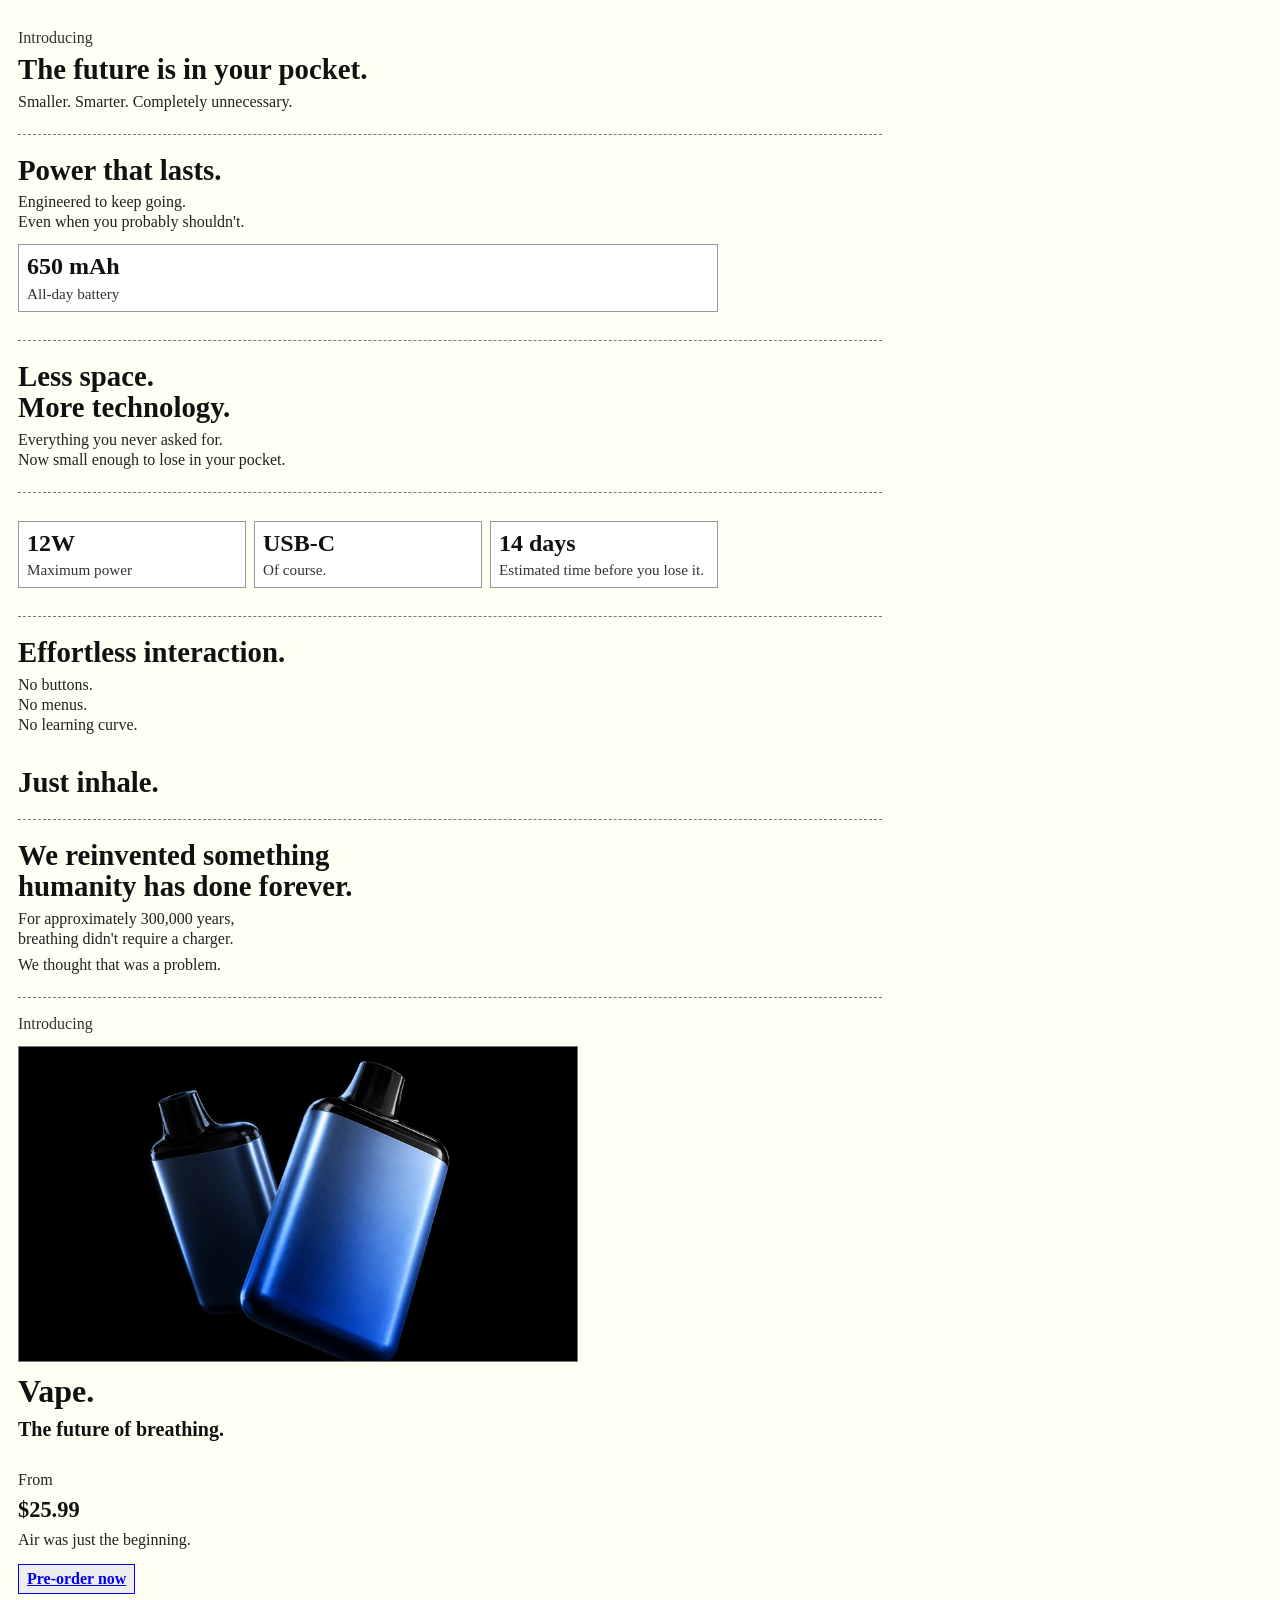
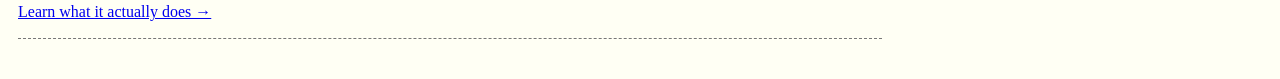
<file: index.html>
<!DOCTYPE html>
<html lang="en">
<head>
    <meta charset="UTF-8">
    <meta name="viewport" content="width=device-width, initial-scale=1.0">
    <meta http-equiv="refresh" content="0; url=week3_experiment_2.html">
    <title>Introducing Something New</title>
</head>
<body>
    <p><a href="week3_experiment_2.html">Open the product page</a></p>
</body>
</html>
</file>
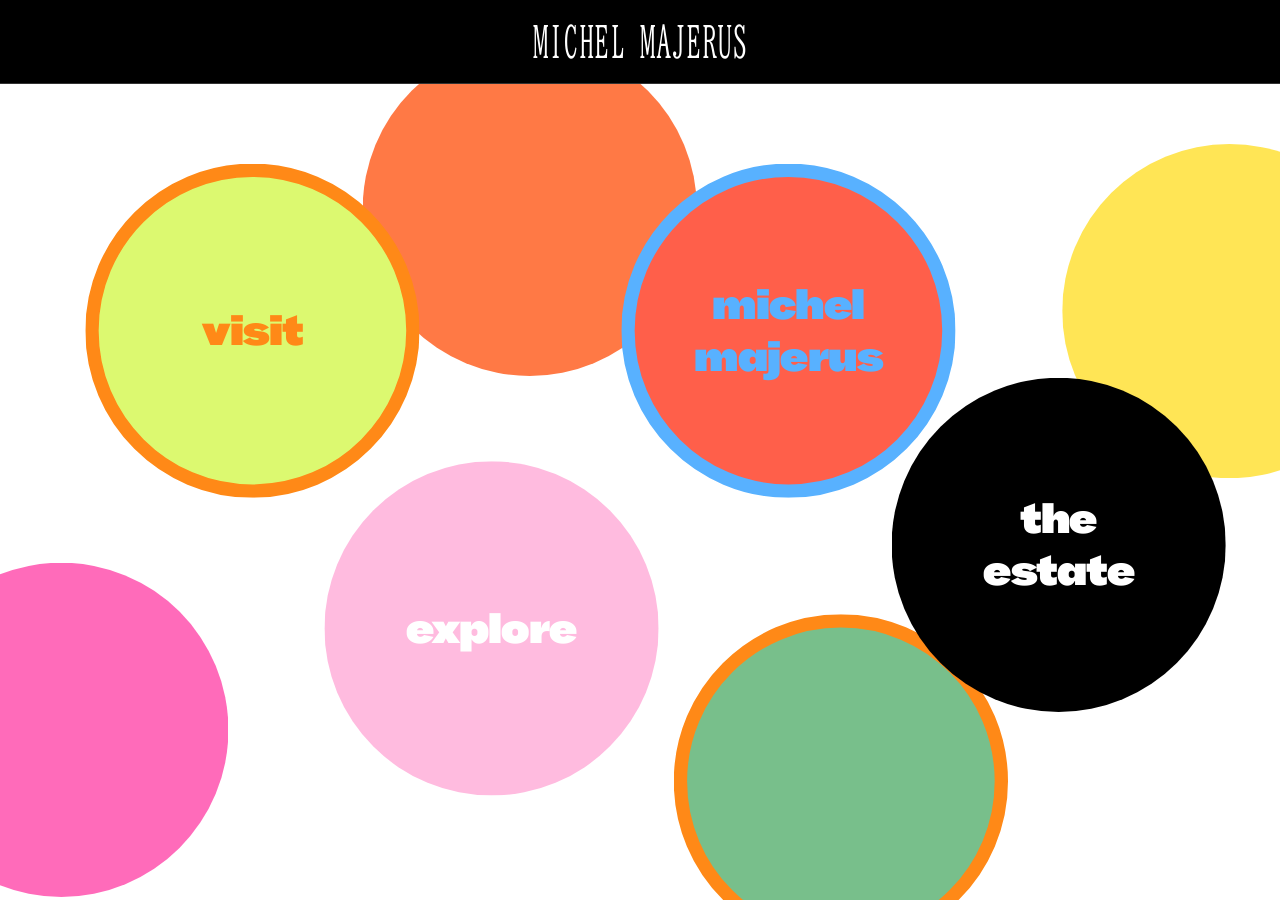
<file: michel-majerus/index.html>
<!doctype html>
<html lang="en">
  <head>
    <meta charset="utf-8">
    <meta name="viewport" content="width=device-width,initial-scale=1">

    <title>Michel Majerus — Estate</title>

    <meta
      name="description"
      content="Explore the work and legacy of Michel Majerus. Visit the artist’s former studio in Berlin."
    >

    <link rel="stylesheet" href="fonts.css">
    <link rel="stylesheet" href="style.css">
  </head>

  <body>
    <header>
      <a
        href="#home"
        id="home-link"
        aria-label="Michel Majerus — return home"
      >
        <span class="wordmark">MICHEL MAJERUS</span>
      </a>
    </header>

    <main>
      <section id="home" aria-label="Main navigation">
        <div id="stage">
          <div
            class="bubble decor-orange"
            style="--x: 408; --y: 47; --delay: -0.0s"
            aria-hidden="true"
          >
            <div class="float">
              <img src="assets/a2af6.svg" alt="">
            </div>
          </div>

          <button
            class="bubble michel"
            style="--x: 699; --y: 184; --delay: -1.7s"
            data-page="michel"
            aria-label="michel majerus"
          >
            <div class="float">
              <img src="assets/1a704.svg" alt="">
              <span>michel<br>majerus</span>
            </div>
          </button>

          <button
            class="bubble explore"
            style="--x: 365; --y: 519; --delay: -3.4s"
            data-page="explore"
            aria-label="explore"
          >
            <div class="float">
              <img src="assets/e5567.svg" alt="">
              <span>explore</span>
            </div>
          </button>

          <button
            class="bubble estate"
            style="--x: 1003; --y: 425; --delay: -5.1s"
            data-page="estate"
            aria-label="the estate"
          >
            <div class="float">
              <img src="assets/79c06.svg" alt="">
              <span>the<br>estate</span>
            </div>
          </button>

          <button
            class="bubble visit"
            style="--x: 96; --y: 184; --delay: -6.8s"
            data-page="visit"
            aria-label="visit"
          >
            <div class="float">
              <img src="assets/ed520.svg" alt="">
              <span>visit</span>
            </div>
          </button>

          <div
            class="bubble decor-green"
            style="--x: 758; --y: 691; --delay: -8.5s"
            aria-hidden="true"
          >
            <div class="float">
              <img src="assets/51698.svg" alt="">
            </div>
          </div>

          <div
            class="bubble decor-yellow"
            style="--x: 1195; --y: 162; --delay: -10.2s"
            aria-hidden="true"
          >
            <div class="float">
              <img src="assets/d7f62.svg" alt="">
            </div>
          </div>

          <div
            class="bubble decor-pink"
            style="--x: -119; --y: 633; --delay: -11.9s"
            aria-hidden="true"
          >
            <div class="float">
              <img src="assets/a357e.svg" alt="">
            </div>
          </div>
        </div>
      </section>

      <section id="visit" class="page" hidden aria-label="Visit">
        <div class="visit-content">
          <img
            class="feature"
            src="assets/c91d4.png"
            alt="TRON exhibition at the Michel Majerus Estate in Berlin"
          >

          <p>Knaackstrasse 12 | 10405 Berlin</p>

          <p>
            Open Saturdays 11 – 6 pm, and by appointment. Please contact us at
            <a href="mailto:info@michelmajerus.com">info@michelmajerus.com</a>.
            <br>
            Please note that we will be closed on Saturday, October 3rd in
            observance of German Unity Day.
          </p>
        </div>
      </section>

      <section
        id="michel"
        class="page"
        hidden
        aria-label="Michel Majerus"
      >
        <div class="artist-content">
          <img
            class="feature"
            src="assets/15704.png"
            alt="Michel Majerus speaking into a microphone"
          >

          <p>
            Michel Majerus (1967–2002) was a Luxembourgish artist whose work
            brought painting into conversation with the images and technologies
            of contemporary life. Drawing on sources ranging from art history
            and popular culture to video games and digital media, he developed
            a vivid visual language of layered imagery, shifting scale, and
            exuberant color.
          </p>

          <p>
            Majerus’s paintings and installations often combine gestural marks,
            text, logos, and borrowed images. Rather than treating these elements
            as separate, he brought them together in expansive compositions that
            reflect the speed and density of the image-saturated world around
            him. His work engages the history of painting while continually
            testing its boundaries across canvas, architecture, and digital
            space.
          </p>

          <p>
            He studied at the Staatliche Akademie der Bildenden Künste in
            Stuttgart and emerged as a distinctive voice in contemporary art
            during the 1990s. His work has since been presented internationally
            and remains influential for its restless energy and its open,
            exploratory approach to painting.
          </p>

          <p>
            Michel Majerus died in a plane crash in Luxembourg in 2002, aged 35.
            The estate preserves and supports access to his work and legacy.
          </p>
        </div>
      </section>

      <section
        id="estate"
        class="page"
        hidden
        aria-label="The Estate"
      >
        <div class="estate-content">
          <p>
            The&nbsp;Michel Majerus Estate, housed in the artist’s former studio,
            is dedicated to researching, presenting, and contextualizing the
            work of Michel Majerus (1967–2002), and preserving the cultural
            legacy of an extensive oeuvre created during a short period that
            began in the late 1980s. In this time, he developed a distinctive
            visual language that freely drew upon subcultures, mass media,
            nascent digital technologies and a wide array of art-historical
            sources, reintegrating their components into his compositions and
            installations. Since 2012, the Michel Majerus Estate has invited
            guest curators, scholars and artists to engage with Majerus’s
            practice through exhibitions and projects staged at the Estate.
            Previous collaborators include Brigitte Franzen, Fabian Schöneich,
            Joseph Kosuth, Peter Pakesch, Jordan Wolfson, and Cory Arcangel.
          </p>

          <p>
            For further information please contact the Michel Majerus Estate:
            <br>
            <br>
          </p>

          <p>info@michelmajerus.com</p>

          <p>Press inquiries:</p>

          <p>
            <br>
            press@michelmajerus.com
            <br>
            +49 30 47377300
          </p>
        </div>
      </section>

      <section id="explore" class="page" hidden aria-label="Explore">
        <h1>(selected works)</h1>

        <div class="gallery">
          <button
            class="work"
            aria-label="View Ohne Titel (1993)"
            data-image="76603.png"
            data-title="Ohne Titel (1993)"
          >
            <div style="transform: rotate(0deg)">
              <img
                src="assets/76603.png"
                alt="Ohne Titel (1993)"
                style="width: 146.29%; height: 100%; left: -23.14%; top: 0"
              >
            </div>
          </button>

          <button
            class="work"
            aria-label="View New Comer"
            data-image="ce338.png"
            data-title="New Comer"
          >
            <div style="transform: rotate(0deg)">
              <img
                src="assets/ce338.png"
                alt="New Comer"
                style="width: 107.67%; height: 108%; left: -3.83%; top: -4%"
              >
            </div>
          </button>

          <button
            class="work"
            aria-label="View Selected work"
            data-image="341de.png"
            data-title="Selected work"
          >
            <div style="transform: rotate(90deg)">
              <img
                src="assets/341de.png"
                alt="Selected work"
                style="width: 103.49%; height: 104%; left: -1.74%; top: -2%"
              >
            </div>
          </button>

          <button
            class="work"
            aria-label="View Running in Cycles (2001)"
            data-image="c5c3e.png"
            data-title="Running in Cycles (2001)"
          >
            <div style="transform: rotate(0deg)">
              <img
                src="assets/c5c3e.png"
                alt="Running in Cycles (2001)"
                style="width: 163%; height: 109.16%; left: -31.5%; top: -4.58%"
              >
            </div>
          </button>

          <button
            class="work"
            aria-label="View Ohne Titel (2000)"
            data-image="1d291.png"
            data-title="Ohne Titel (2000)"
          >
            <div style="transform: rotate(0deg)">
              <img
                src="assets/1d291.png"
                alt="Ohne Titel (2000)"
                style="width: 109.81%; height: 100%; left: -4.9%; top: 0"
              >
            </div>
          </button>

          <button
            class="work"
            aria-label="View Splash"
            data-image="594f4.png"
            data-title="Splash"
          >
            <div style="transform: rotate(0deg)">
              <img
                src="assets/594f4.png"
                alt="Splash"
                style="width: 153%; height: 108.18%; left: -26.5%; top: -4.09%"
              >
            </div>
          </button>

          <button
            class="work"
            aria-label="View Gold"
            data-image="41a35.png"
            data-title="Gold"
          >
            <div style="transform: rotate(0deg)">
              <img
                src="assets/41a35.png"
                alt="Gold"
                style="width: 132%; height: 132%; left: -16%; top: -16%"
              >
            </div>
          </button>

          <button
            class="work"
            aria-label="View Selected work"
            data-image="853cc.png"
            data-title="Selected work"
          >
            <div style="transform: rotate(0deg)">
              <img
                src="assets/853cc.png"
                alt="Selected work"
                style="width: 200%; height: 112.53%; left: -50%; top: -6.27%"
              >
            </div>
          </button>

          <button
            class="work"
            aria-label="View Overdose (1997)"
            data-image="f9ce3.png"
            data-title="Overdose (1997)"
          >
            <div style="transform: rotate(0deg)">
              <img
                src="assets/f9ce3.png"
                alt="Overdose (1997)"
                style="width: 181%; height: 135.75%; left: -55.66%; top: -11.7%"
              >
            </div>
          </button>
        </div>

        <div class="accordions">
          <details>
            <summary>
              Current Exhibition
              <img src="assets/b1fb1.svg" alt="">
            </summary>

            <div class="exhibition">
              <div>
                <img
                  class="feature"
                  src="assets/db20b.png"
                  alt="TRON installation view"
                >

                <p>TRON</p>

                <p>
                  curated by Daniel Birnbaum &amp; Jacqui Davies
                  <br>
                  May 2, 2026 – March 21, 2027
                </p>
              </div>

              <div>
                <br>

                <p>
                  curated by Daniel Birnbaum &amp; Jacqui Davies
                  <br>
                  May 2, 2026 – March 21, 2027
                </p>

                <p>
                  Over the years, through its repeated appearances in film,
                  hacker culture, gaming, and digital finance, the name TRON
                  has accumulated a notable cultural and aesthetic charge.
                  The new exhibition at the Michel Majerus Estate presents
                  ten works from Michel Majerus’s distinctive eponymous series
                  (1999), marking the first large-scale presentation since
                  they debuted in the exhibition&nbsp;as soon as possible&nbsp;at
                  Gió Marconi Gallery in Milan nearly three decades ago.
                  A collaborative project by Daniel Birnbaum and Jacqui Davies,
                  the exhibition TRON constructs a speculative environment in
                  which cinematic interventions become a framework for a
                  layered reading of Michel Majerus’s work.
                </p>

                <p>
                  Two video collages by Jacqui Davies introduce a moving image
                  dimension that extends and complicates the visual field,
                  reinforced by a reflective wall. The artist’s former studio
                  is transformed into a spatial index of the network of
                  references underlying the&nbsp;Tron&nbsp;works.
                  <br>
                  <br>
                  The large monochrome color fields of the&nbsp;Tron&nbsp;works
                  are painted directly onto the wall in bright hues drawn from
                  the Pantone palette. In the upper right corner of each, a
                  silkscreen print is mounted, juxtaposing a promotional image
                  from the Disney film TRON (1982) with a cropped portrait of
                  the Berlin hacker Boris Floricic, who used the pseudonym
                  TRON. The sequential numbering in the titles of the works,
                  the Pantone color codes and the serially produced screen
                  prints evoke technical manufacturing processes that, in
                  combination with the abstract color fields, challenge the
                  conventional notion of painting. At the same time, the
                  motifs evoke tech subcultures, cinematic imagination, digital
                  gaming worlds, and their grounding in reality. The serial
                  conception and the spatially expansive installation generate
                  a dense field of tension in which references circulate as
                  a distinct and processual material.
                  <br>
                  <br>
                  Majerus’s artistic practice has long been a point of inquiry
                  for Daniel Birnbaum: From his early review of Majerus’s
                  exhibition&nbsp;Space Safari&nbsp;1997&nbsp;at Anders Tornberg
                  Gallery in Stockholm, to their 2002 collaboration
                  on&nbsp;Sozialpalast, the site-specific installation that
                  temporarily covered Berlin’s Brandenburg Gate with the image
                  of Schöneberg’s Pallasseum housing complex, Birnbaum situated
                  Majerus’s practice within the “expanded field” of painting,
                  where it operates simultaneously as painting, installation,
                  sculpture, and architecture.
                  <br>
                  <br>
                  The exhibition TRON highlights moving image, gaming, and
                  digital systems as further integral aspects of Majerus’s
                  artistic logic. TRON offers a multidimensional experience
                  which opens the artist’s practice to new dialogues,
                  presenting the works as points of convergence for cultural,
                  temporal, visual, theoretical and affective narratives.
                  <br>
                  <br>
                  On the occasion of Gallery Weekend Berlin, an English
                  language curatorial tour with Daniel Birnbaum and Jacqui
                  Davies will accompany the exhibition on May 2 at 11 am,
                  no registration required, but space is limited.
                </p>
              </div>
            </div>
          </details>

          <details>
            <summary>
              Events/Tours
              <img src="assets/b1fb1.svg" alt="">
            </summary>

            <div class="detail-copy">
              <p>
                On the occasion of Gallery Weekend Berlin, an English language
                curatorial tour with Daniel Birnbaum and Jacqui Davies
                accompanies the exhibition on May 2 at 11 am.
                No registration required; space is limited.
              </p>

              <p>
                For appointments, contact
                <a href="mailto:info@michelmajerus.com">info@michelmajerus.com</a>.
              </p>
            </div>
          </details>

          <details>
            <summary>
              Publications
              <img src="assets/417e7.svg" alt="">
            </summary>

            <div class="detail-copy">
              <p>
                For information about publications, please contact the
                Michel Majerus Estate.
              </p>

              <a href="mailto:info@michelmajerus.com">
                info@michelmajerus.com
              </a>
            </div>
          </details>
        </div>
      </section>
    </main>

    <div id="transition" aria-hidden="true"></div>

    <dialog id="art-dialog">
      <button id="close-art" aria-label="Close artwork">
        <img src="assets/b1fb1.svg" alt="">
      </button>

      <figure>
        <img id="art-image" alt="">
        <figcaption id="art-caption"></figcaption>
      </figure>
    </dialog>

    <script src="app.js"></script>
  </body>
</html>
</file>
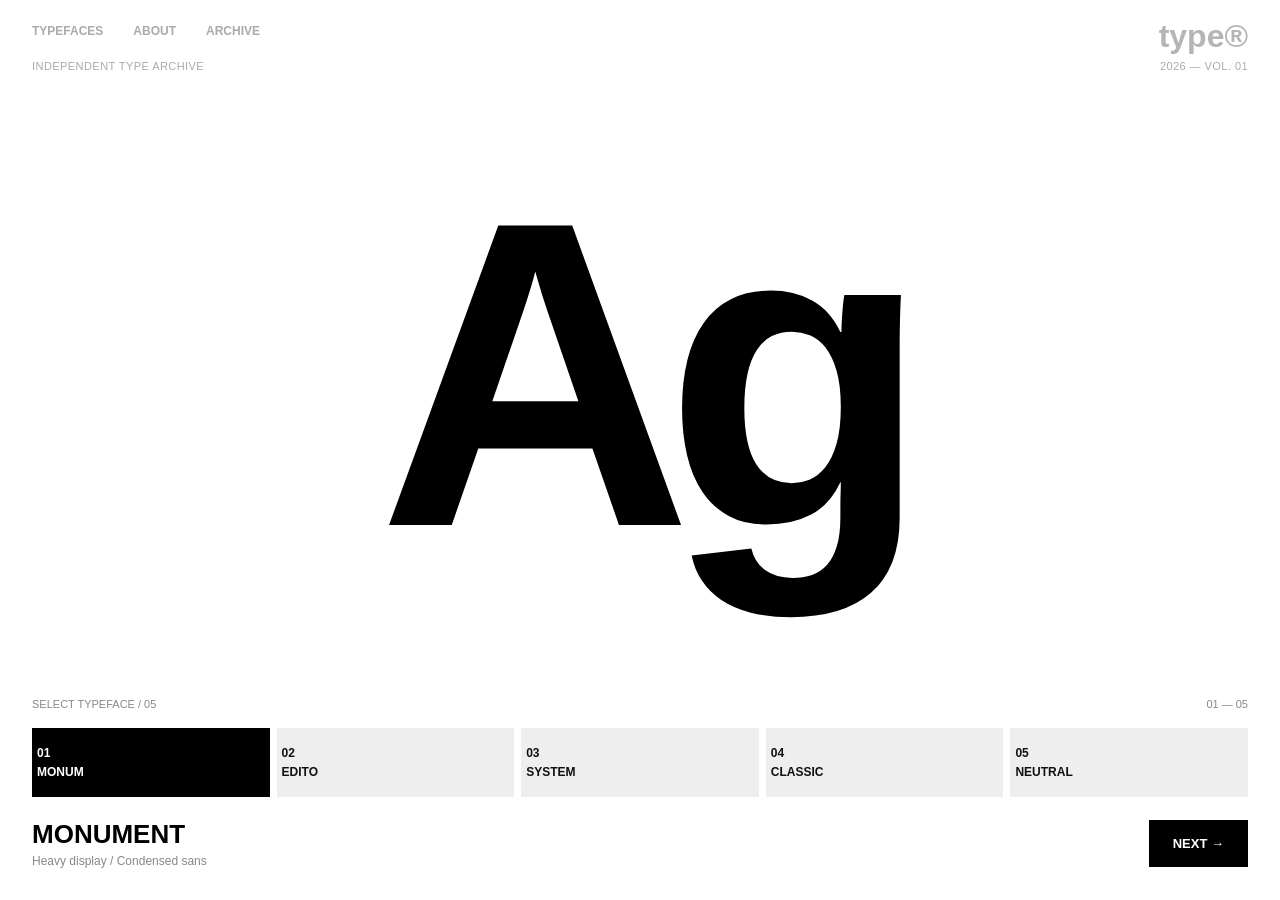
<file: typeface-archive-week-08/index.html>
<!DOCTYPE html>
<html lang="en">
<head>
  <meta charset="UTF-8">
  <meta name="viewport" content="width=device-width, initial-scale=1">
  <title>Type Archive</title>
  <link rel="stylesheet" href="style.css">
</head>

<body>
  <main class="archive">

    <header>
      <nav>
        <span>TYPEFACES</span>
        <span>ABOUT</span>
        <span>ARCHIVE</span>
      </nav>

      <div class="logo">type®</div>

      <div class="sub">
        <span>INDEPENDENT TYPE ARCHIVE</span>
        <span>2026 — VOL. 01</span>
      </div>
    </header>

    <section class="specimen" aria-label="Typeface specimen">
      <div id="sample">Ag</div>
    </section>

    <section class="controls">

      <div class="meta">
        <span>SELECT TYPEFACE / 05</span>
        <span id="counter">01 — 05</span>
      </div>

      <div id="choices" class="choices"></div>

      <div class="footer">
        <div>
          <h1 id="font-name">MONUMENT</h1>
          <p id="description">Heavy display / Condensed sans</p>
        </div>

        <button id="next">NEXT →</button>
      </div>

    </section>

  </main>

  <script src="script.js"></script>
</body>
</html>
</file>
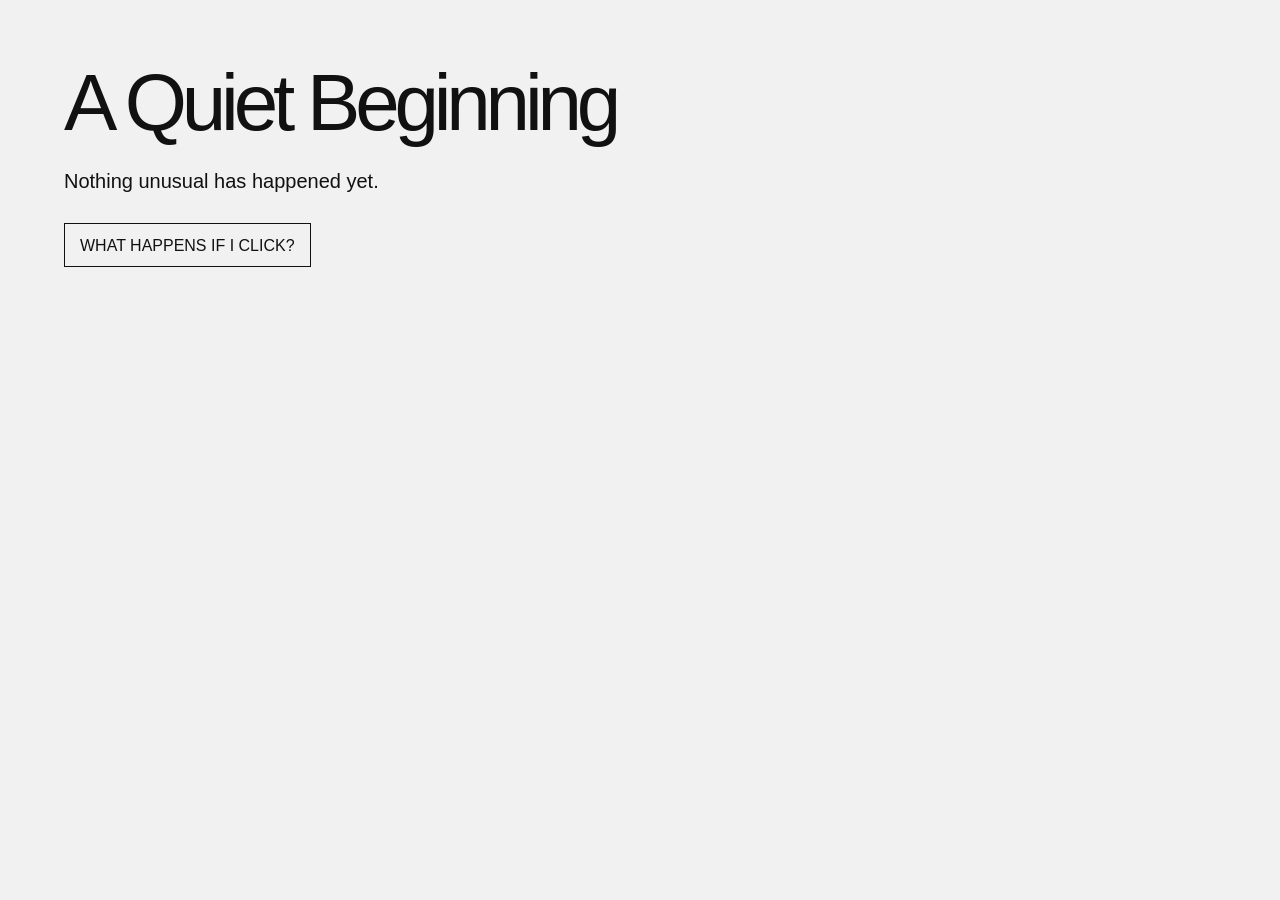
<file: week 07/index.html>
<!DOCTYPE html>
<html lang="en">
<head>
  <meta charset="UTF-8">
  <meta name="viewport" content="width=device-width, initial-scale=1.0">
  <title>A Small Secret</title>
  <link rel="stylesheet" href="style.css">
  <script src="script.js" defer></script>
</head>
<body>
  <main>
    <h1 id="title">A Quiet Beginning</h1>

    <p id="message">Nothing unusual has happened yet.</p>

    <button id="change-button" type="button">
      What happens if I click?
    </button>

    <p id="discovery" hidden></p>
  </main>
</body>
</html>
</file>
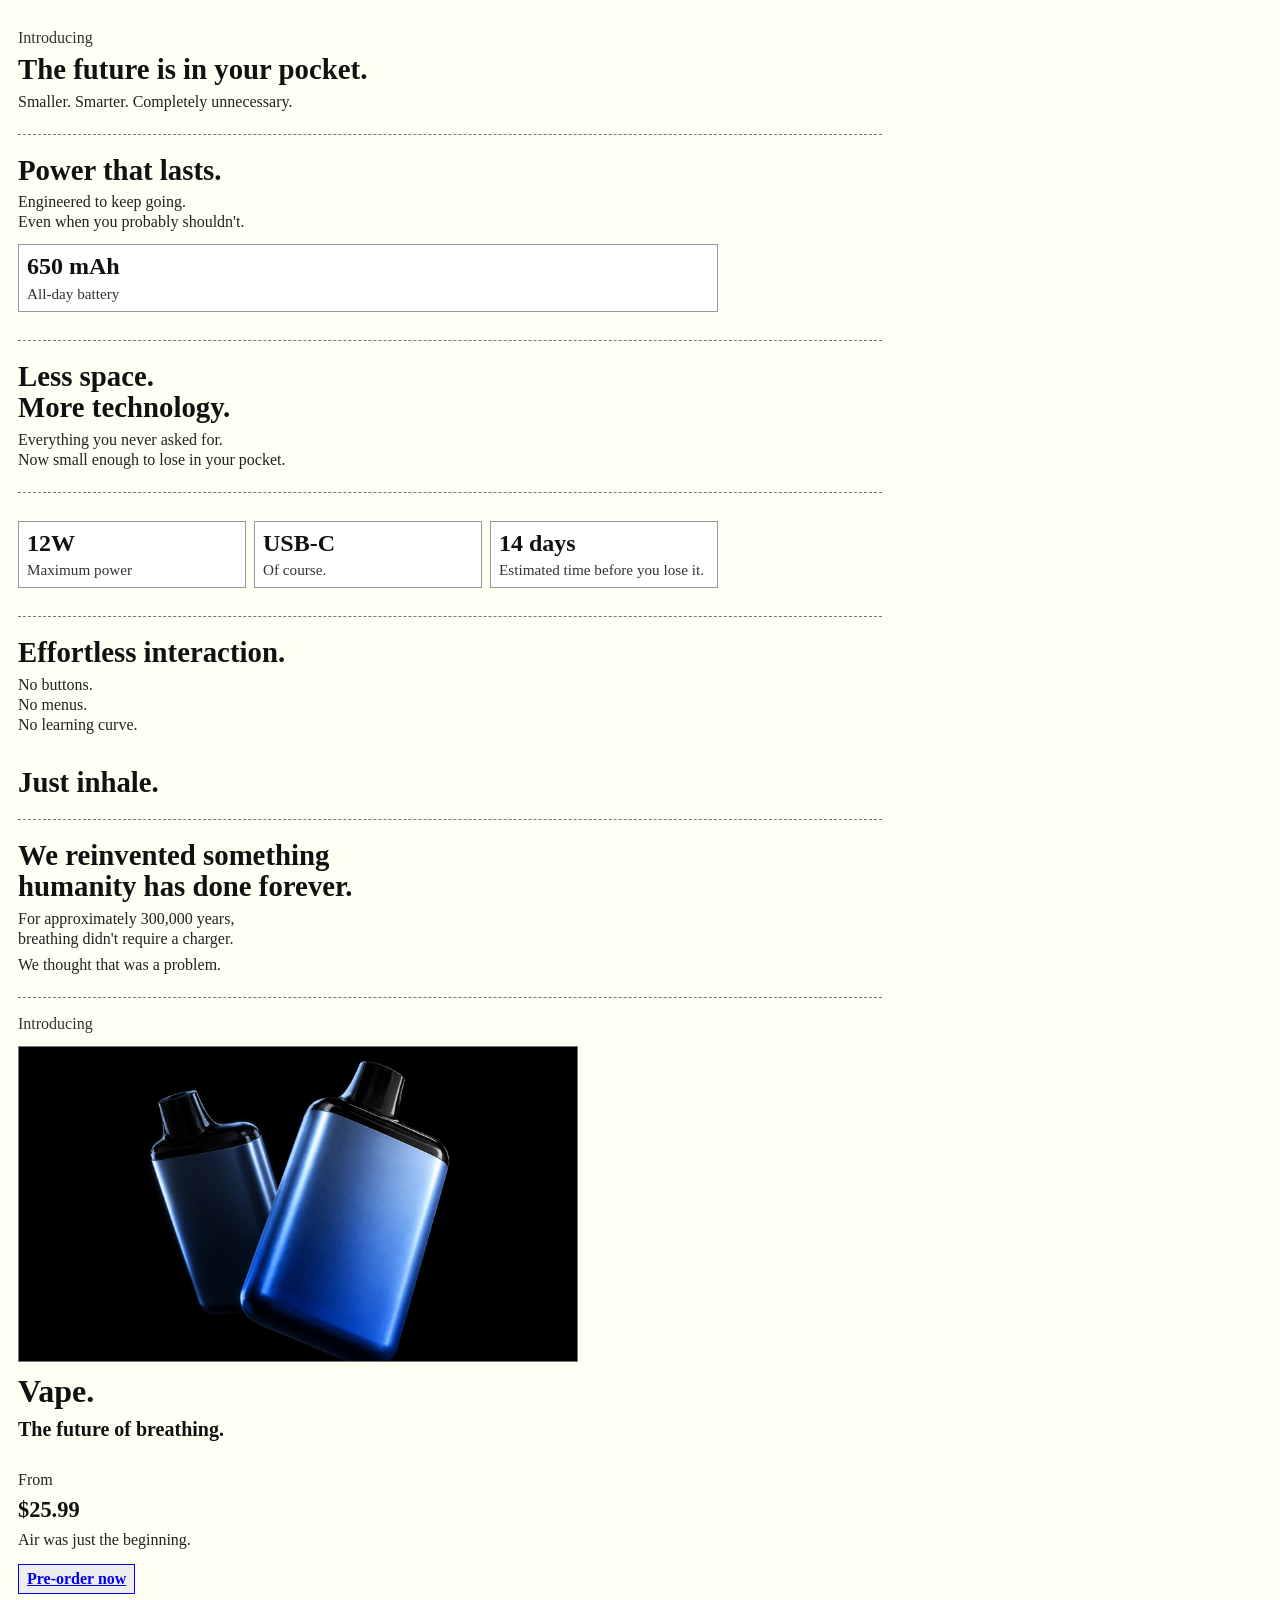
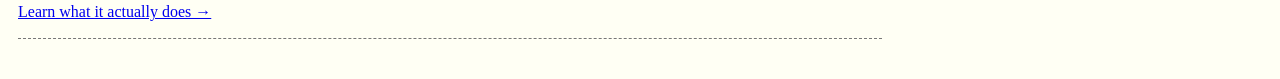
<file: week-03/index.html>
<!DOCTYPE html>
<html lang="en">
<head>
    <meta charset="UTF-8">
    <meta name="viewport" content="width=device-width, initial-scale=1.0">
    <meta http-equiv="refresh" content="0; url=week3_experiment_2.html">
    <title>Introducing Something New</title>
</head>
<body>
    <p><a href="week3_experiment_2.html">Open the product page</a></p>
</body>
</html>
</file>
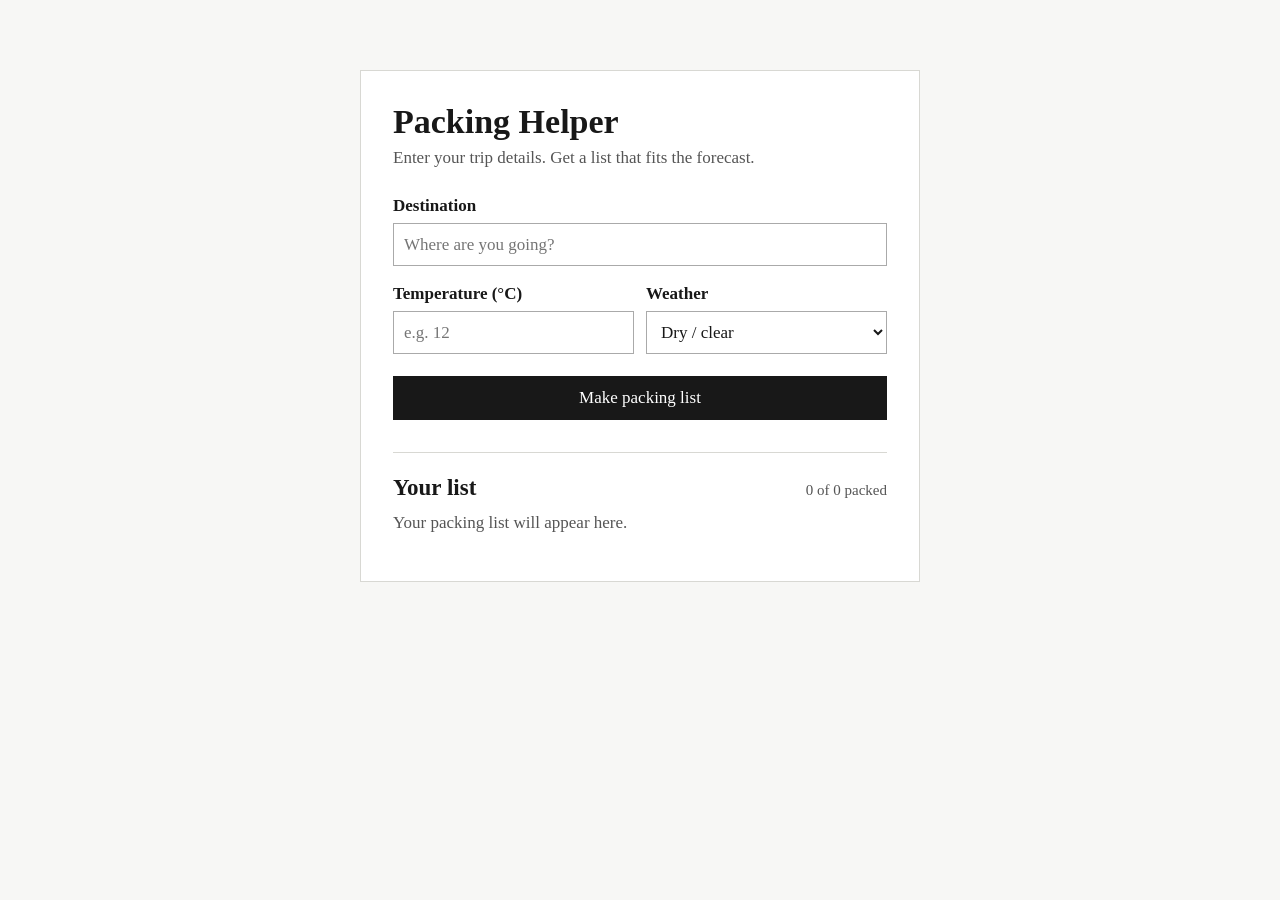
<file: week-09/index.html>
<!doctype html>
<html lang="en">
<head>
  <meta charset="utf-8">
  <meta name="viewport" content="width=device-width, initial-scale=1">
  <meta
    name="description"
    content="Make a short packing list for the weather at your destination."
  >
  <title>Packing Helper</title>
  <link rel="stylesheet" href="styles.css">
  <script src="script.js" defer></script>
</head>
<body>
  <main class="app">
    <header>
      <h1>Packing Helper</h1>
      <p>Enter your trip details. Get a list that fits the forecast.</p>
    </header>

    <form id="trip-form">
      <label for="destination">Destination</label>
      <input
        id="destination"
        type="text"
        placeholder="Where are you going?"
        maxlength="45"
        required
      >

      <div class="two-col">
        <div>
          <label for="temperature">Temperature (°C)</label>
          <input
            id="temperature"
            type="number"
            min="-50"
            max="60"
            placeholder="e.g. 12"
            required
          >
        </div>

        <div>
          <label for="weather">Weather</label>
          <select id="weather">
            <option value="dry">Dry / clear</option>
            <option value="rain">Rainy</option>
            <option value="snow">Snowy</option>
          </select>
        </div>
      </div>

      <button type="submit">Make packing list</button>
    </form>

    <section class="results" aria-labelledby="result-title">
      <div class="result-head">
        <h2 id="result-title">Your list</h2>
        <span id="progress" aria-live="polite">0 of 0 packed</span>
      </div>

      <p id="feedback" role="status" aria-live="polite">
        Your packing list will appear here.
      </p>

      <ul id="items"></ul>
    </section>
  </main>
</body>
</html>
</file>
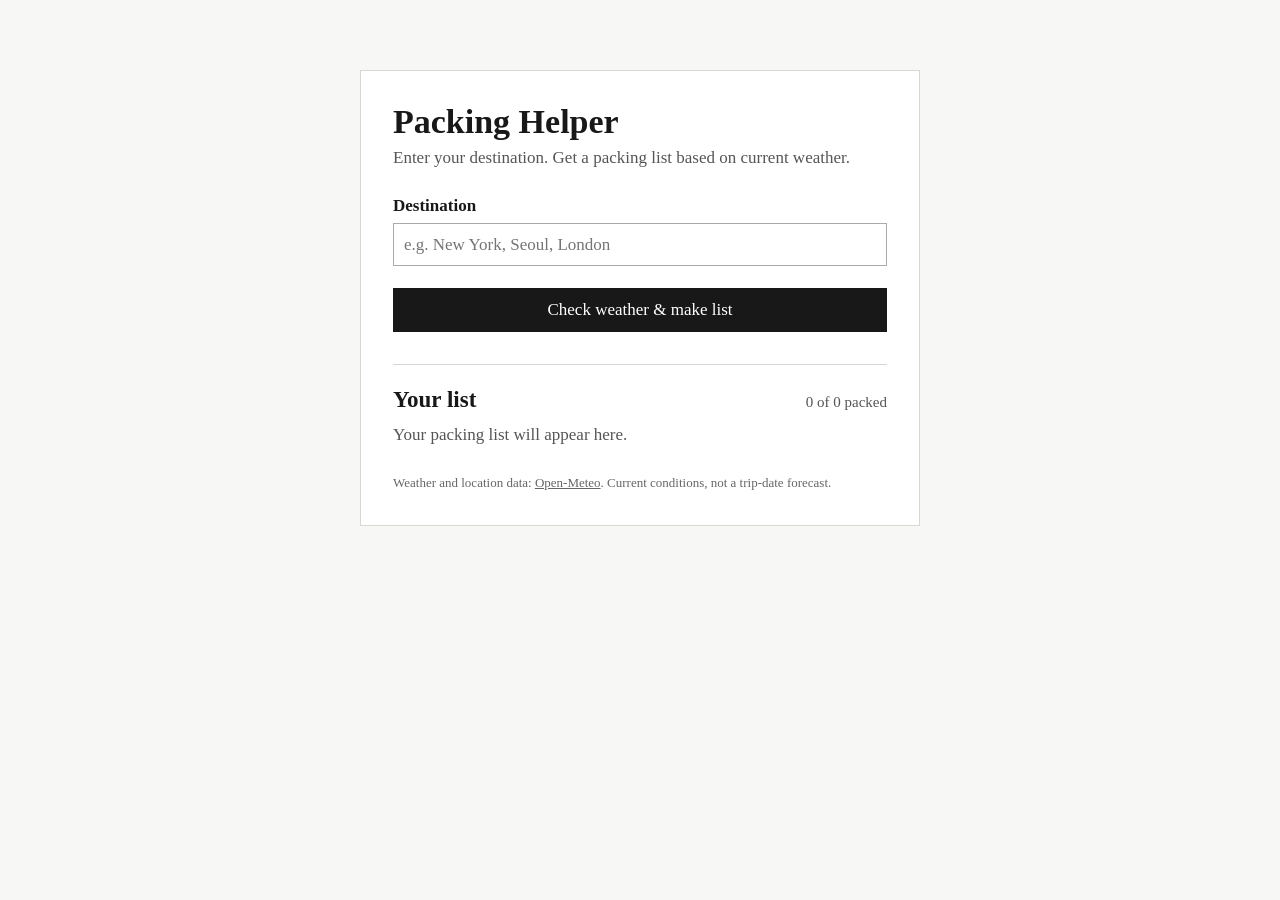
<file: week-10/index.html>
<!doctype html>
<html lang="en">
<head>
  <meta charset="utf-8">
  <meta name="viewport" content="width=device-width, initial-scale=1">
  <meta name="description" content="Make a packing list using live weather at your destination.">
  <title>Packing Helper</title>
  <link rel="stylesheet" href="styles.css">
  <script src="script.js" defer></script>
</head>
<body>
  <main class="app">
    <header>
      <h1>Packing Helper</h1>
      <p>Enter your destination. Get a packing list based on current weather.</p>
    </header>

    <form id="trip-form">
      <label for="destination">Destination</label>
      <input id="destination" type="text" placeholder="e.g. New York, Seoul, London" maxlength="80" autocomplete="off" required>
      <button id="submit-button" type="submit">Check weather & make list</button>
    </form>

    <section class="results" aria-labelledby="result-title">
      <div class="result-head">
        <h2 id="result-title">Your list</h2>
        <span id="progress" aria-live="polite">0 of 0 packed</span>
      </div>
      <p id="feedback" role="status" aria-live="polite">Your packing list will appear here.</p>
      <div id="weather-summary" class="weather-summary" hidden></div>
      <ul id="items"></ul>
    </section>
    <footer>Weather and location data: <a href="https://open-meteo.com/" target="_blank" rel="noopener noreferrer">Open-Meteo</a>. Current conditions, not a trip-date forecast.</footer>
  </main>
</body>
</html>
</file>
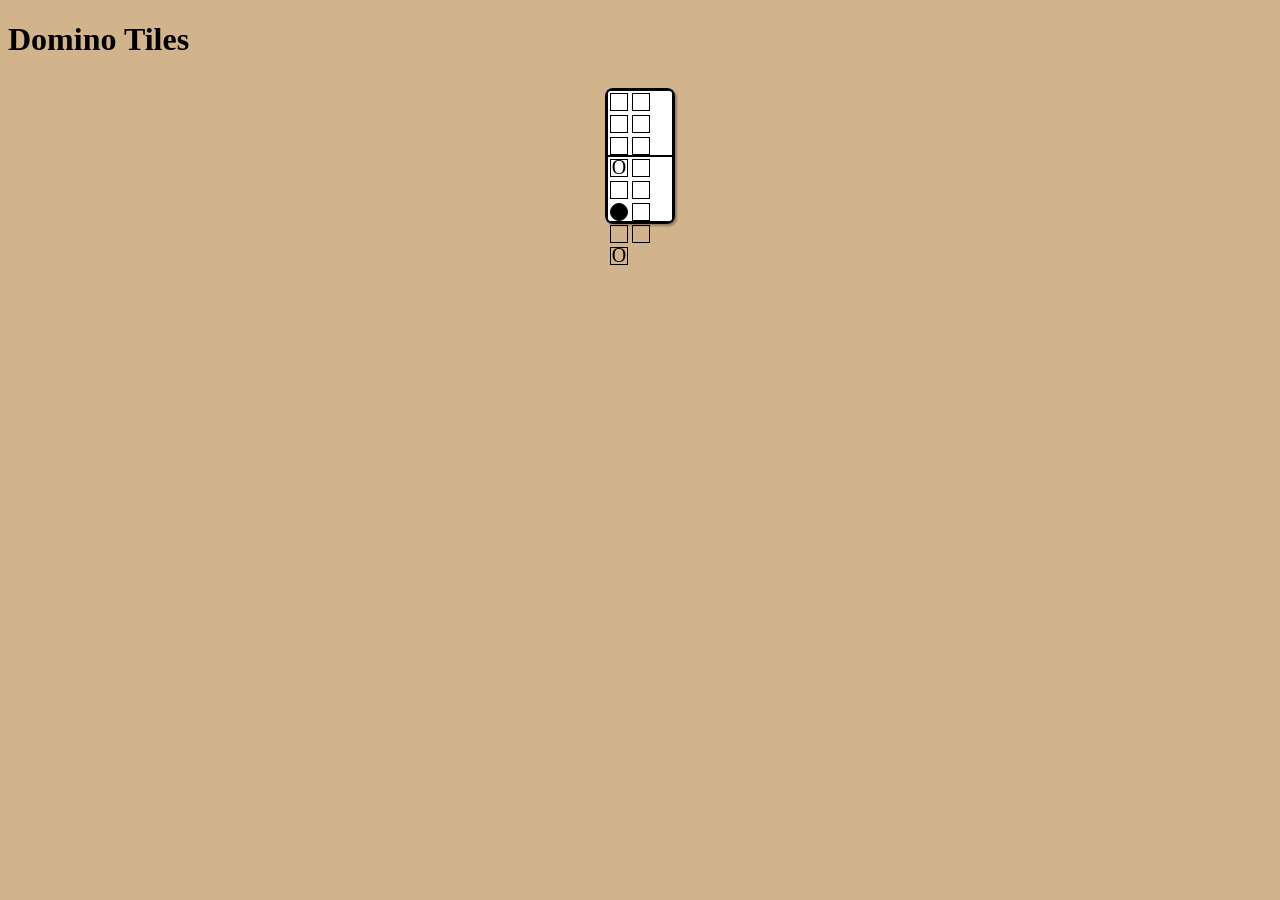
<file: week-08/dominoes/index.html>
<!DOCTYPE html>
<html lang="en">
<head>
  <meta charset="UTF-8">
  <meta name="viewport" content="width=device-width, initial-scale=1.0">
  <title>Dominoes</title>
    <link rel="stylesheet" href="style.css">
</head>
<body>
  <main>
    <h1>Domino Tiles</h1>
    <section id="domino-container"> 
    <div class="domino">
        <div class="domino-face">
            <div class="pip"></div>
            <div class="pip"></div>
            <div class="pip"></div>
            <div class="pip"></div>
            <div class="pip"></div>
            <div class="pip"></div>
            <div class="pip"></div>
            <div class="pip"></div>
            <div class="pip"></div>
        </div>
        <div class="domino-face">
            <div class="pip">O</div>
            <div class="pip"></div>
            <div class="pip"></div>
            <div class="pip"></div>
            <div class="pip dot"></div>
            <div class="pip"></div>
            <div class="pip"></div>
            <div class="pip"></div>
            <div class="pip">O</div>
        </div>
    </div>

  </main>
</body>
</html>
</file>
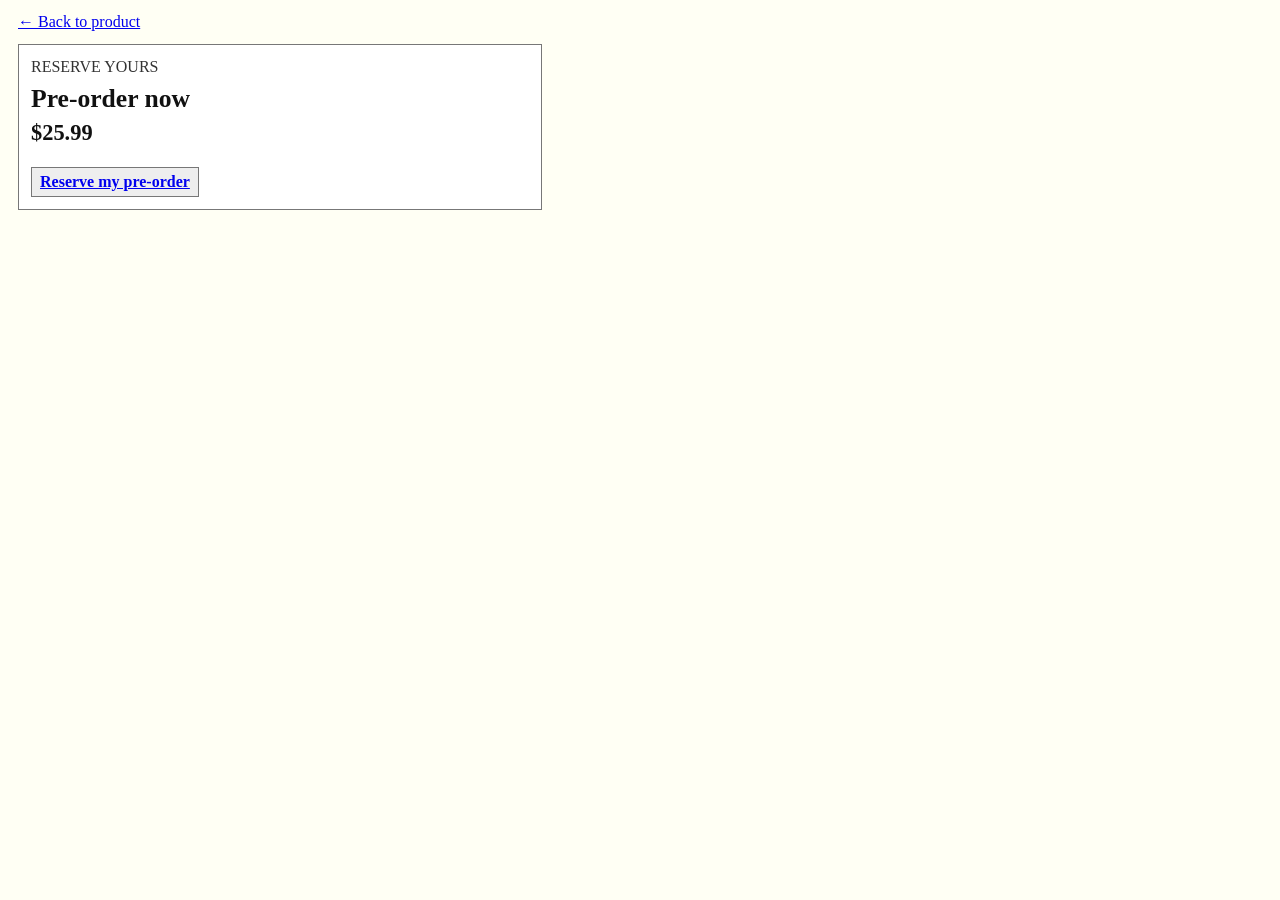
<file: preorder_2.html>
<!DOCTYPE html>
<html lang="en">
<head>
    <meta charset="UTF-8">
    <meta name="viewport" content="width=device-width, initial-scale=1.0">
    <title>Pre-order Vape</title>
    <link rel="stylesheet" href="style.css">
</head>

<body>
    <main class="page preorder-page">
        <a class="back-link" href="week3_experiment_2.html">&larr; Back to product</a>

        <section class="order-panel" aria-labelledby="order-title">
            <p class="eyebrow">RESERVE YOURS</p>
            <h2 id="order-title">Pre-order now</h2>
            <p class="price">$25.99</p>

            <form id="order-form">
                <button type="submit">Reserve my pre-order</button>
            </form>

            <p class="confirmation" id="confirmation" role="status">
                Thanks. Your pre-order request has been received.
            </p>
        </section>
    </main>

    <script>
        const orderForm = document.querySelector('#order-form');
        const confirmation = document.querySelector('#confirmation');

        orderForm.addEventListener('submit', (event) => {
            event.preventDefault();
            confirmation.style.display = 'block';
        });
    </script>
</body>
</html>
</file>
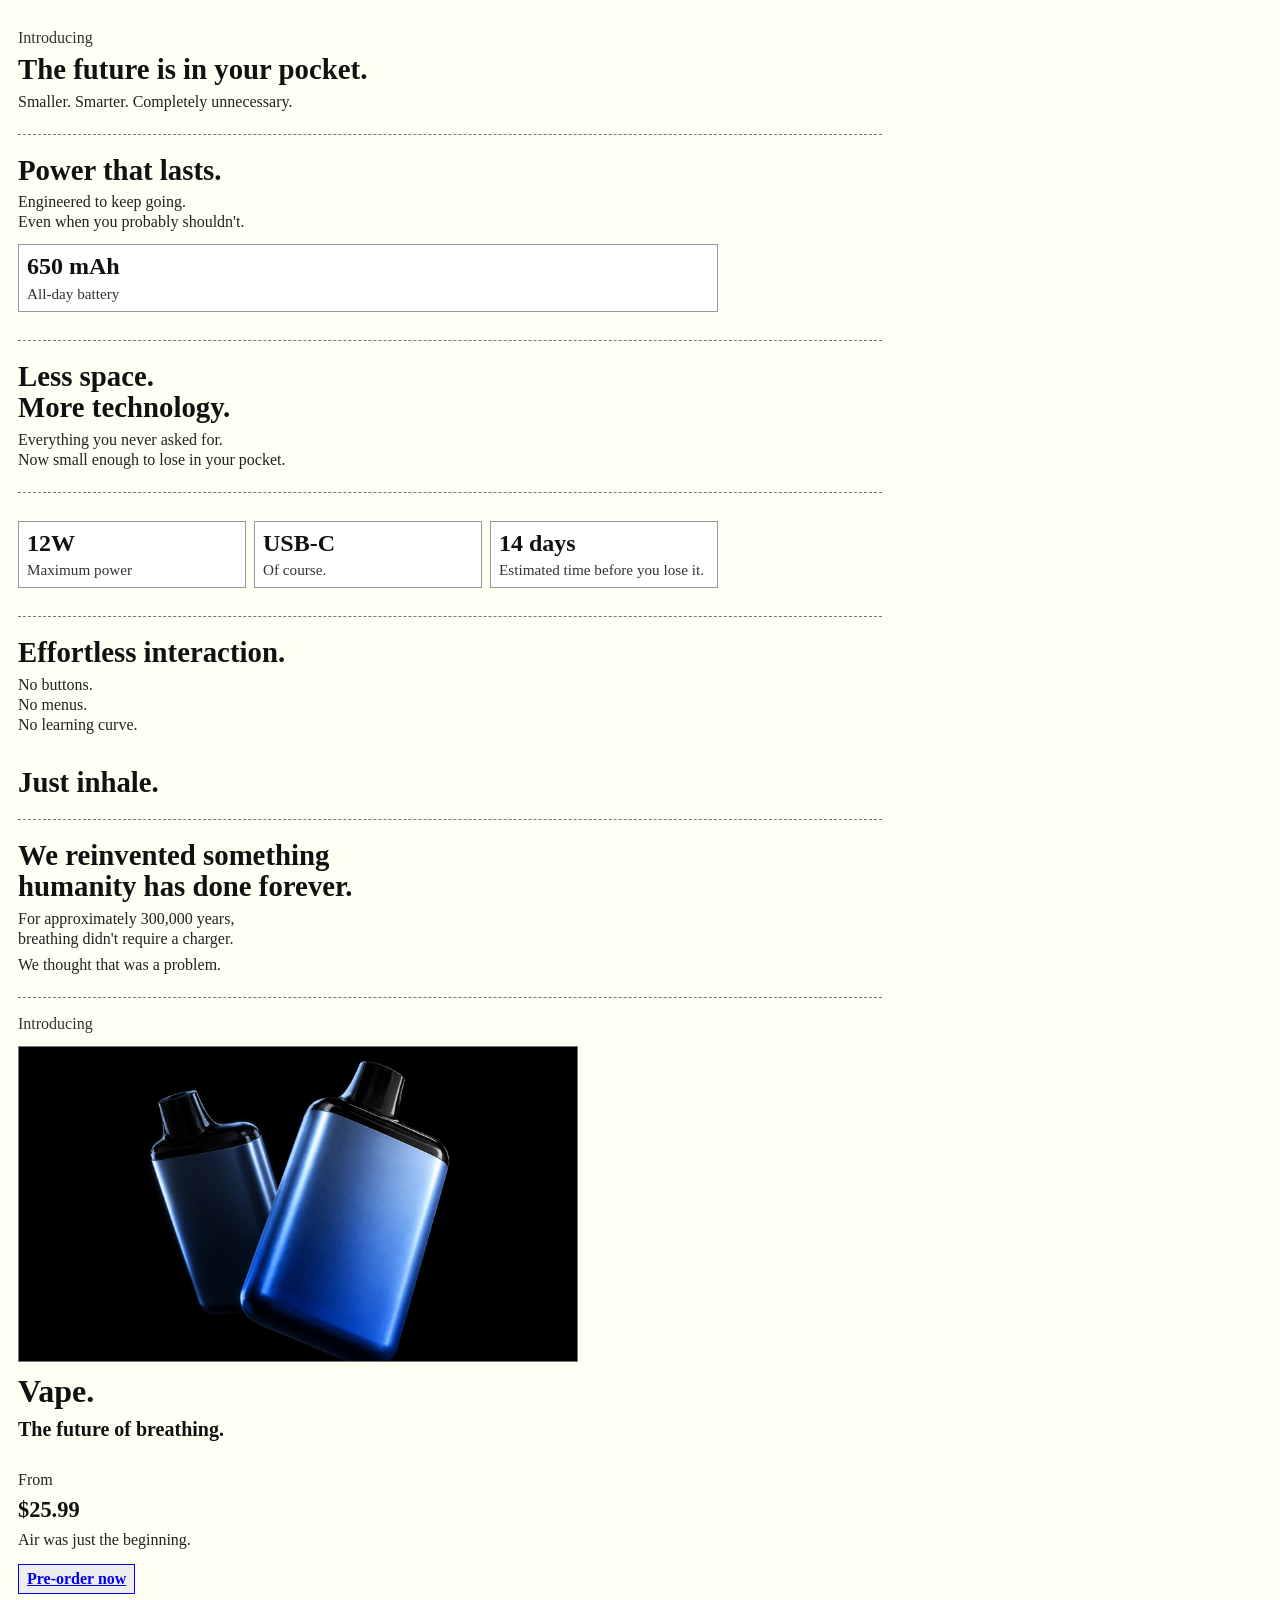
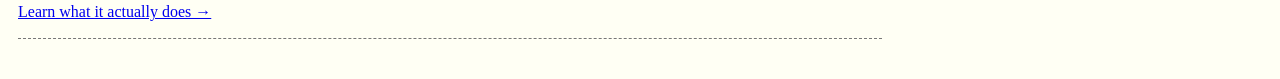
<file: week3_experiment_2.html>
<!DOCTYPE html>
<html lang="en">

<head>
    <meta charset="UTF-8">
    <meta name="viewport" content="width=device-width, initial-scale=1.0">
    <title>Introducing Something New</title>
    <link rel="stylesheet" href="style.css">
</head>

<body>
    <main class="page">
        <section id="intro" class="section">
            <p class="eyebrow">Introducing</p>
            <h1 class="headline">The future is in your pocket.</h1>
            <p class="subtitle">Smaller. Smarter. Completely unnecessary.</p>
        </section>

        <section id="power" class="section">
            <h2 class="headline">Power that lasts.</h2>
            <p class="subtitle">Engineered to keep going.<br>Even when you probably shouldn't.</p>

            <div class="stat-grid">
                <div class="stat-card">
                    <h3>650 mAh</h3>
                    <p>All-day battery</p>
                </div>
            </div>
        </section>

        <section class="section">
            <h2 class="headline">Less space.<br>More technology.</h2>
            <p class="subtitle">Everything you never asked for.<br>Now small enough to lose in your pocket.</p>
        </section>

        <section id="specs" class="section">
            <div class="stat-grid">
                <div class="stat-card">
                    <h3>12W</h3>
                    <p>Maximum power</p>
                </div>

                <div class="stat-card">
                    <h3>USB-C</h3>
                    <p>Of course.</p>
                </div>

                <div class="stat-card">
                    <h3>14 days</h3>
                    <p>Estimated time before you lose it.</p>
                </div>
            </div>
        </section>

        <section class="section">
            <h2 class="headline">Effortless interaction.</h2>
            <p class="subtitle">No buttons.<br>No menus.<br>No learning curve.</p>
            <h2 class="headline" style="margin-top: 32px;">Just inhale.</h2>
        </section>

        <section class="section">
            <h2 class="headline">We reinvented something<br>humanity has done forever.</h2>
            <p class="subtitle">For approximately 300,000 years,<br>breathing didn't require a charger.</p>
            <p class="subtitle">We thought that was a problem.</p>
        </section>

        <section id="product" class="section">
            <p class="eyebrow">Introducing</p>
            <img class="product-visual" src="vape.png" alt="A mysterious new device">
            <h1 class="headline" style="margin-top: 30px; font-size: clamp(4rem, 10vw, 8rem);">Vape.</h1>
            <h2 style="margin-top: 10px; font-size: clamp(1.8rem, 3vw, 2.7rem); color: #bdbdbd;">The future of breathing.</h2>

            <p class="subtitle" style="margin-top: 28px;">From</p>
            <div class="product-price">$25.99</div>
            <p class="subtitle">Air was just the beginning.</p>

            <a href="preorder_2.html" class="cta-button">Pre-order now</a>
            <br>
            <a href="https://en.wikipedia.org/wiki/Electronic_cigarette" target="_blank" class="secondary-link">Learn what it actually does →</a>
        </section>
    </main>
</body>
</html>
</file>
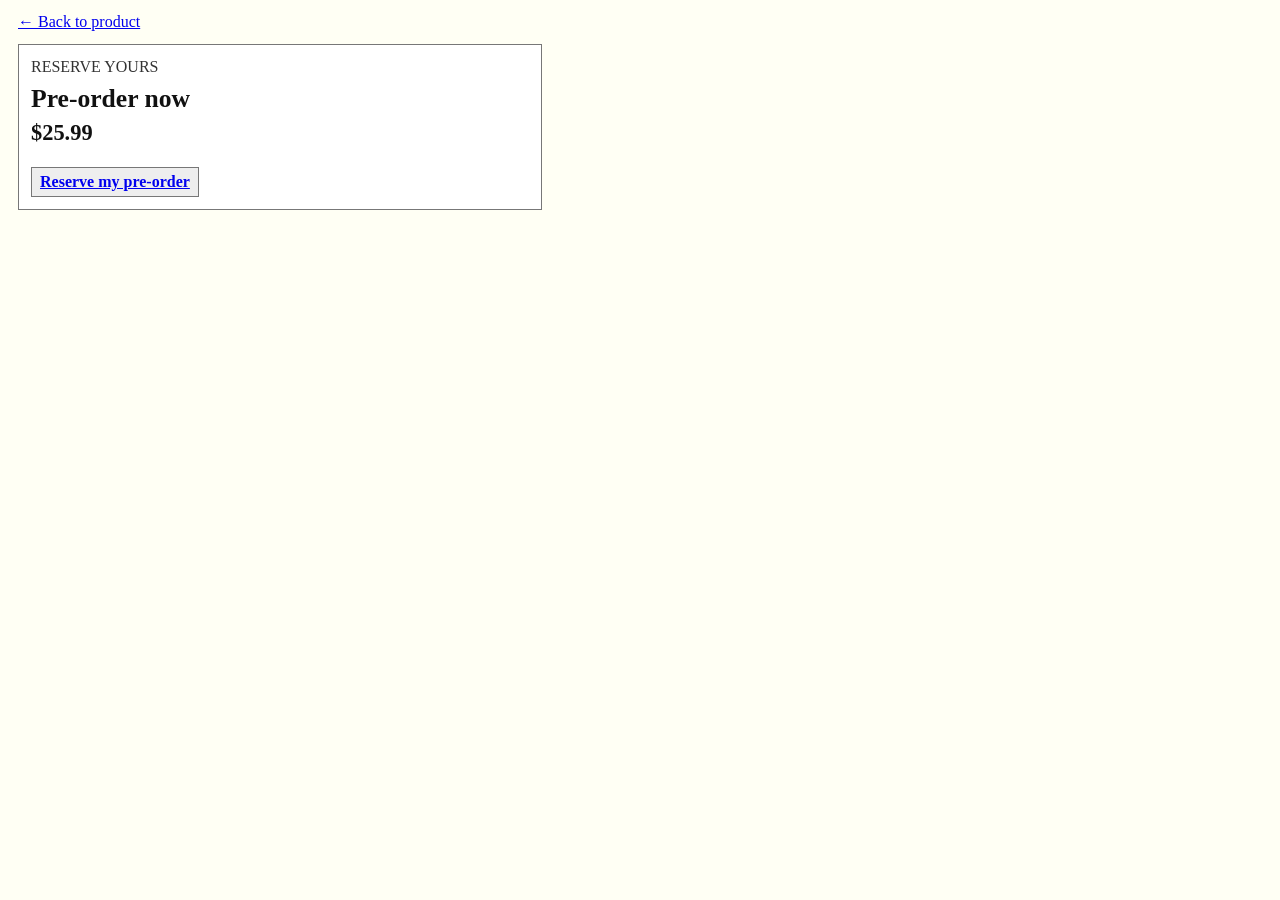
<file: week-03/preorder_2.html>
<!DOCTYPE html>
<html lang="en">
<head>
    <meta charset="UTF-8">
    <meta name="viewport" content="width=device-width, initial-scale=1.0">
    <title>Pre-order Vape</title>
    <link rel="stylesheet" href="style.css">
</head>

<body>
    <main class="page preorder-page">
        <a class="back-link" href="week3_experiment_2.html">&larr; Back to product</a>

        <section class="order-panel" aria-labelledby="order-title">
            <p class="eyebrow">RESERVE YOURS</p>
            <h2 id="order-title">Pre-order now</h2>
            <p class="price">$25.99</p>

            <form id="order-form">
                <button type="submit">Reserve my pre-order</button>
            </form>

            <p class="confirmation" id="confirmation" role="status">
                Thanks. Your pre-order request has been received.
            </p>
        </section>
    </main>

    <script>
        const orderForm = document.querySelector('#order-form');
        const confirmation = document.querySelector('#confirmation');

        orderForm.addEventListener('submit', (event) => {
            event.preventDefault();
            confirmation.style.display = 'block';
        });
    </script>
</body>
</html>
</file>
<file: michel-majerus/fonts.css>
@font-face {
  font-family: 'Archivo';
  font-style: normal;
  font-weight: 400;
  font-stretch: normal;
  font-display: swap;
  src: url(assets/font-0.ttf) format('truetype');
}
@font-face {
  font-family: 'BBH Hegarty';
  font-style: normal;
  font-weight: 400;
  font-display: swap;
  src: url(assets/font-1.ttf) format('truetype');
}
@font-face {
  font-family: 'BIZ UDMincho';
  font-style: normal;
  font-weight: 400;
  font-display: swap;
  src: url(assets/font-2.ttf) format('truetype');
}
</file>
<file: michel-majerus/style.css>
:root {
  --header: clamp(64px, 6.5972vw, 95px);
}

* {
  box-sizing: border-box;
}

body {
  margin: 0;
  background: white;
  color: black;
  font-family: Archivo, Arial, sans-serif;
  font-size: 16px;
  letter-spacing: -0.32px;
}

button,
a {
  -webkit-tap-highlight-color: transparent;
}

button {
  color: inherit;
}

a {
  color: inherit;
}

header {
  position: fixed;
  inset: 0 0 auto;
  height: var(--header);
  z-index: 100;
  background: #000;
  border-bottom: 1px solid #333;
}

header a {
  height: 100%;
  display: flex;
  align-items: center;
  justify-content: center;
  color: #fff;
  text-decoration: none;
}

.wordmark {
  font-family: "BIZ UDMincho", serif;
  font-size: clamp(27px, 3.3333vw, 48px);
  letter-spacing: -0.96px;
  transform: scaleX(0.73);
  white-space: nowrap;
}

#home {
  height: 100svh;
  min-height: 480px;
  overflow: hidden;
  position: relative;
}

#stage {
  position: absolute;
  inset: 0;
  overflow: hidden;
}

.bubble {
  position: absolute;
  left: calc(var(--x) * 1px);
  top: calc(var(--y) * 1px);
  width: 376px;
  height: 376px;
  border: 0;
  border-radius: 50%;
  background: transparent;
  padding: 0;
}

.bubble[data-page] {
  cursor: pointer;
  z-index: 2;
}

.float {
  width: 376px;
  height: 376px;
  position: relative;
  animation: drift var(--duration, 8s) ease-in-out infinite alternate;
  animation-delay: var(--delay);
}

.float > img {
  display: block;
}

.bubble span {
  position: absolute;
  inset: 0;
  display: flex;
  align-items: center;
  justify-content: center;
  font-family: "BBH Hegarty", Arial, sans-serif;
  font-size: 48px;
  line-height: 1.2;
  letter-spacing: -0.96px;
  text-align: center;
  color: #fff;
  transition: opacity 0.35s, transform 0.35s;
}

.visit span {
  color: #ff8917;
}

.michel span {
  color: #58b1ff;
}

.bubble[data-page]:hover .float {
  animation-play-state: paused;
}

.bubble[data-page]:hover span {
  transform: scale(1.07);
}

.bubble:focus-visible {
  outline: 5px dashed #111;
  outline-offset: 6px;
}

.bubble.leaving span {
  opacity: 0;
  transform: scale(0.94);
}

.bubble:nth-child(3n + 1) {
  --duration: 7s;
}

.bubble:nth-child(3n + 2) {
  --duration: 9.5s;
}

.bubble:nth-child(3n) {
  --duration: 11s;
}

@keyframes drift {
  0% {
    transform: translate(-20px, 12px);
  }

  35% {
    transform: translate(28px, -38px);
  }

  70% {
    transform: translate(-30px, -12px);
  }

  100% {
    transform: translate(18px, 34px);
  }
}

.page {
  padding-top: var(--header);
  min-height: 100svh;
}

.page[hidden] {
  display: none;
}

.page.reveal {
  animation: reveal 0.7s both;
}

@keyframes reveal {
  from {
    opacity: 0;
    transform: translateY(14px);
  }

  to {
    opacity: 1;
    transform: none;
  }
}

#visit {
  background: #dcf970;
}

#michel {
  background: #ff5f4a;
}

#estate {
  background: #000;
  color: #fff;
}

#explore {
  background: #ffbbdf;
}

.visit-content {
  width: min(670px, calc(100% - 48px));
  margin: 53px auto 0;
  padding-bottom: 80px;
}

.artist-content {
  width: min(771px, calc(100% - 48px));
  margin: 53px auto 0;
  text-align: center;
  padding-bottom: 88px;
}

.feature {
  display: block;
  width: 100%;
  height: auto;
}

.artist-content > .feature {
  aspect-ratio: 771 / 502;
  object-fit: cover;
  margin-bottom: 45px;
}

.visit-content > .feature {
  aspect-ratio: 670 / 502;
  object-fit: cover;
  margin-bottom: 23px;
}

p {
  line-height: 1.2;
  margin: 0 0 20px;
}

.estate-content {
  max-width: 689px;
  margin: 245px auto 0;
  padding: 0 0 100px;
  text-align: center;
}

.estate-content p {
  margin-bottom: 20px;
}

h1 {
  font-family: "BIZ UDMincho", serif;
  font-size: 32px;
  font-weight: 400;
  text-align: center;
  letter-spacing: -0.64px;
  margin: 0;
  padding: 30.5px 0;
}

.gallery {
  margin: 0 3% 56px;
  display: grid;
  grid-template-columns: repeat(3, 1fr);
  gap: 0;
}

.work {
  position: relative;
  aspect-ratio: 1;
  border: 0;
  padding: 0;
  background: transparent;
  overflow: hidden;
  cursor: zoom-in;
}

.work > div {
  position: absolute;
  inset: 0;
}

.work img {
  position: absolute;
  max-width: none;
}

.work:focus-visible {
  outline: 5px solid black;
  outline-offset: -5px;
  z-index: 2;
}

.accordions {
  background: white;
}

details {
  border: 1px solid #a5a5a5;
  border-bottom: 0;
}

details:last-child {
  border-bottom: 1px solid #a5a5a5;
}

summary {
  list-style: none;
  min-height: 65px;
  display: flex;
  align-items: center;
  justify-content: space-between;
  padding: 12px 3%;
  font: 32px "BIZ UDMincho", serif;
  cursor: pointer;
}

summary::-webkit-details-marker {
  display: none;
}

summary img {
  display: block;
}

details[open] summary img {
  transform: rotate(45deg);
}

.exhibition {
  display: grid;
  grid-template-columns: 42% 1fr;
  gap: 40px;
  padding: 30px 3% 60px;
}

.exhibition .feature {
  aspect-ratio: 4 / 3;
  object-fit: cover;
  margin-bottom: 30px;
}

.detail-copy {
  max-width: 850px;
  padding: 30px 3% 50px;
}

#transition {
  position: fixed;
  z-index: 30;
  border-radius: 50%;
  pointer-events: none;
  display: none;
  transform-origin: center;
}

dialog {
  border: 0;
  inset: var(--header) 0 0;
  margin: 0;
  width: 100%;
  height: calc(100% - var(--header));
  max-width: none;
  max-height: none;
  background: #ffbbdf;
  padding: 53px 24px;
  z-index: 110;
}

dialog::backdrop {
  background: #0008;
}

dialog figure {
  margin: 0 auto;
  max-width: 950px;
}

#art-image {
  width: 100%;
  max-height: 70vh;
  object-fit: contain;
  display: block;
}

figcaption {
  margin-top: 17px;
}

#close-art {
  position: absolute;
  top: 53px;
  left: max(8px, calc((100% - 950px) / 2 - 48px));
  display: flex;
  align-items: center;
  justify-content: flex-start;
  width: 40px;
  height: 32px;
  padding: 0;
  background: none;
  border: 0;
  cursor: pointer;
}

#close-art img {
  display: block;
  transform: rotate(45deg);
}

#close-art:focus-visible {
  outline: 2px solid currentColor;
  outline-offset: 4px;
}

body.locked {
  overflow: hidden;
}

@media (max-width: 700px) {
  .estate-content {
    margin: 120px 24px 0;
  }

  .artist-content,
  .visit-content {
    margin-top: 30px;
  }

  .gallery {
    grid-template-columns: repeat(2, 1fr);
    margin-bottom: 32px;
  }

  h1 {
    font-size: 25px;
    padding: 24px 0;
  }

  .exhibition {
    grid-template-columns: 1fr;
    gap: 15px;
  }

  summary {
    font-size: 24px;
  }

  .artist-content > .feature {
    margin-bottom: 26px;
  }

  p {
    line-height: 1.4;
  }
}

@media (prefers-reduced-motion: reduce) {
  *,
  *:before,
  *:after {
    animation: none !important;
    transition: none !important;
  }
}

@media (max-width: 1050px) {
  dialog figure {
    margin-left: 32px;
    margin-right: 0;
  }

  #close-art {
    left: 12px;
    width: 32px;
  }
}
</file>
<file: typeface-archive-week-08/style.css>
* {
  box-sizing: border-box;
}

body {
  margin: 0;
  background: #fff;
  color: #000;
  font-family: Arial, Helvetica, sans-serif;
}

.archive {
  min-height: 100vh;
  display: flex;
  flex-direction: column;
}

/* Header */

header {
  padding: 24px 32px 0;
}

nav {
  display: flex;
  gap: 30px;
  color: #aaa;
  font-size: 12px;
  font-weight: 700;
}

.logo {
  position: absolute;
  right: 32px;
  top: 18px;
  font-size: 32px;
  font-weight: 800;
  color: #b5b5b5;
}

.sub {
  display: flex;
  justify-content: space-between;
  margin-top: 22px;
  color: #aaa;
  font-size: 11px;
  letter-spacing: .04em;
}

/* Typeface Specimen */

.specimen {
  flex: 1;
  min-height: 350px;
  display: flex;
  align-items: center;
  justify-content: center;
  overflow: hidden;
}

#sample {
  font-size: clamp(200px, 34vw, 540px);
  line-height: .9;
  letter-spacing: -.065em;
  color: #000;
  white-space: nowrap;
  font-weight: 900;
}

/* Controls */

.controls {
  padding: 20px 32px 32px;
}

.meta {
  display: flex;
  justify-content: space-between;
  color: #888;
  font-size: 11px;
  margin-bottom: 18px;
}

.choices {
  display: grid;
  grid-template-columns: repeat(5, minmax(0, 1fr));
  gap: 7px;
}

.choice {
  background: #eee;
  color: #111;
  border: 0;
  padding: 18px 5px;
  cursor: pointer;
  font-weight: 800;
  font-size: 12px;
  display: flex;
  flex-direction: column;
  gap: 5px;
}

.choice.active {
  background: #000;
  color: #fff;
}

/* Footer */

.footer {
  display: flex;
  align-items: center;
  justify-content: space-between;
  gap: 16px;
  margin-top: 22px;
}

.footer h1 {
  font-size: 26px;
  margin: 0 0 4px;
}

.footer p {
  font-size: 12px;
  color: #888;
  margin: 0;
}

#next {
  background: #000;
  color: #fff;
  border: 0;
  padding: 16px 24px;
  font-size: 13px;
  font-weight: 800;
  cursor: pointer;
}

button:focus-visible {
  outline: 2px solid #777;
  outline-offset: 3px;
}

/* Mobile */

@media (max-width: 650px) {
  header {
    padding: 18px 16px 0;
  }

  nav {
    gap: 12px;
    font-size: 10px;
  }

  .logo {
    right: 16px;
    top: 15px;
    font-size: 22px;
  }

  .sub {
    font-size: 9px;
  }

  .specimen {
    min-height: 280px;
  }

  #sample {
    font-size: 55vw;
  }

  .controls {
    padding: 16px;
  }

  .choices {
    gap: 3px;
  }

  .choice {
    font-size: 9px;
    padding: 13px 2px;
  }

  .footer h1 {
    font-size: 20px;
  }

  #next {
    padding: 14px;
    font-size: 11px;
  }
}
</file>
<file: week 07/style.css>
* {
  box-sizing: border-box;
}

body {
  margin: 0;
  background: #f1f1f1;
  color: #111;
  font-family: Arial, Helvetica, sans-serif;
  line-height: 1.35;
  transition: background-color 0.5s ease, color 0.5s ease;
}

main {
  min-height: 100vh;
  padding: clamp(28px, 5vw, 72px);
  background: #f1f1f1;
}

h1 {
  margin: 0 0 26px;
  font-size: clamp(2.8rem, 7vw, 5rem);
  font-weight: 400;
  letter-spacing: -0.065em;
  line-height: 0.98;
}

#message {
  max-width: 560px;
  margin: 0 0 28px;
  font-size: clamp(1rem, 2vw, 1.25rem);
}

button {
  min-height: 44px;
  padding: 10px 15px;
  border: 1px solid #111;
  border-radius: 0;
  background: transparent;
  color: #111;
  font: inherit;
  text-transform: uppercase;
  cursor: pointer;
  transition: background-color 0.2s ease, color 0.2s ease;
}

button:hover {
  background: #111;
  color: #fff;
}

button:focus-visible {
  outline: 2px solid #111;
  outline-offset: 4px;
}

#discovery {
  max-width: 700px;
  margin: 30px 0 0;
  padding: 20px 0;
  border-top: 1px solid #111;
  font-size: clamp(1.2rem, 3vw, 2rem);
  letter-spacing: -0.035em;
}

#discovery[hidden] {
  display: none;
}

@media (max-width: 600px) {
  main {
    padding: 32px 22px;
  }
}
</file>
<file: week-09/styles.css>
:root {
  color-scheme: light;
}

* {
  box-sizing: border-box;
}

body {
  margin: 0;
  background: #f7f7f5;
  color: #181818;
  font: 17px 'Times New Roman', Times, serif;
}

.app {
  width: min(100% - 32px, 560px);
  margin: 70px auto;
  padding: 32px;
  background: #fff;
  border: 1px solid #d8d8d3;
}

h1 {
  margin: 0 0 8px;
  font-size: 34px;
  line-height: 1.1;
}

header p {
  margin: 0 0 28px;
  color: #555;
}

label {
  display: block;
  margin: 0 0 7px;
  font-weight: bold;
}

input,
select,
button {
  width: 100%;
  border-radius: 0;
  font: inherit;
}

input,
select {
  height: 43px;
  padding: 8px 10px;
  border: 1px solid #aaa;
  background: #fff;
  color: #181818;
}

input:focus,
select:focus,
button:focus-visible {
  outline: 2px solid #222;
  outline-offset: 2px;
}

.two-col {
  display: grid;
  grid-template-columns: 1fr 1fr;
  gap: 12px;
  margin-top: 18px;
}

button {
  margin-top: 22px;
  padding: 11px 16px;
  border: 1px solid #181818;
  background: #181818;
  color: #fff;
  cursor: pointer;
}

button:hover {
  background: #333;
}

.results {
  margin-top: 32px;
  padding-top: 22px;
  border-top: 1px solid #d8d8d3;
}

.result-head {
  display: flex;
  justify-content: space-between;
  align-items: baseline;
  gap: 12px;
}

h2 {
  margin: 0;
  font-size: 23px;
}

#progress {
  color: #555;
  font-size: 15px;
  white-space: nowrap;
}

#feedback {
  margin: 12px 0;
  color: #555;
}

#items {
  margin: 16px 0 0;
  padding: 0;
  list-style: none;
}

#items li {
  border-top: 1px solid #e4e4e0;
}

#items label {
  display: flex;
  align-items: start;
  gap: 12px;
  margin: 0;
  padding: 13px 0;
  font-weight: normal;
  cursor: pointer;
}

#items input {
  width: 18px;
  height: 18px;
  margin: 2px 0 0;
  flex: none;
  accent-color: #181818;
}

.item-text {
  display: flex;
  flex-direction: column;
  gap: 2px;
}

.item-text small {
  color: #666;
  font-size: 14px;
}

#items input:checked + .item-text {
  color: #777;
  text-decoration: line-through;
}

@media (max-width: 600px) {
  .app {
    margin: 16px auto;
    padding: 23px;
  }

  .two-col {
    grid-template-columns: 1fr;
  }
}
</file>
<file: week-10/styles.css>
:root {
  color-scheme: light;
}

* {
  box-sizing: border-box;
}

body {
  margin: 0;
  background: #f7f7f5;
  color: #181818;
  font: 17px 'Times New Roman', Times, serif;
}

.app {
  width: min(100% - 32px, 560px);
  margin: 70px auto;
  padding: 32px;
  background: #fff;
  border: 1px solid #d8d8d3;
}

h1 {
  margin: 0 0 8px;
  font-size: 34px;
  line-height: 1.1;
}

header p {
  margin: 0 0 28px;
  color: #555;
}

label {
  display: block;
  margin: 0 0 7px;
  font-weight: bold;
}

input,
select,
button {
  width: 100%;
  border-radius: 0;
  font: inherit;
}

input,
select {
  height: 43px;
  padding: 8px 10px;
  border: 1px solid #aaa;
  background: #fff;
  color: #181818;
}

input:focus,
select:focus,
button:focus-visible {
  outline: 2px solid #222;
  outline-offset: 2px;
}

.two-col {
  display: grid;
  grid-template-columns: 1fr 1fr;
  gap: 12px;
  margin-top: 18px;
}

button {
  margin-top: 22px;
  padding: 11px 16px;
  border: 1px solid #181818;
  background: #181818;
  color: #fff;
  cursor: pointer;
}

button:hover {
  background: #333;
}

.results {
  margin-top: 32px;
  padding-top: 22px;
  border-top: 1px solid #d8d8d3;
}

.result-head {
  display: flex;
  justify-content: space-between;
  align-items: baseline;
  gap: 12px;
}

h2 {
  margin: 0;
  font-size: 23px;
}

#progress {
  color: #555;
  font-size: 15px;
  white-space: nowrap;
}

#feedback {
  margin: 12px 0;
  color: #555;
}

#items {
  margin: 16px 0 0;
  padding: 0;
  list-style: none;
}

#items li {
  border-top: 1px solid #e4e4e0;
}

#items label {
  display: flex;
  align-items: start;
  gap: 12px;
  margin: 0;
  padding: 13px 0;
  font-weight: normal;
  cursor: pointer;
}

#items input {
  width: 18px;
  height: 18px;
  margin: 2px 0 0;
  flex: none;
  accent-color: #181818;
}

.item-text {
  display: flex;
  flex-direction: column;
  gap: 2px;
}

.item-text small {
  color: #666;
  font-size: 14px;
}

#items input:checked + .item-text {
  color: #777;
  text-decoration: line-through;
}

@media (max-width: 600px) {
  .app {
    margin: 16px auto;
    padding: 23px;
  }

  .two-col {
    grid-template-columns: 1fr;
  }
}

.weather-summary {
  padding: 14px 16px;
  border: 1px solid #d8d8d3;
  background: #f7f7f5;
  font-size: 18px;
}
.weather-summary[hidden] { display: none; }
button:disabled { opacity: .6; cursor: wait; }
footer {
  margin-top: 28px;
  color: #666;
  font-size: 13px;
  line-height: 1.5;
}
footer a { color: inherit; }
</file>
<file: week-08/dominoes/style.css>
body{
    background-color: tan;
}

#domino-container{
    display: flex;
    flex-wrap: wrap;
    justify-content: center;
    align-items: center;
}

.domino{
    background-color: #fff;
    border: 2px solid #000;
    margin: 0.5em;
    display: flex;
    flex-direction: column;
    justify-content: 
    space-between;
    align-items: center;
    border-radius: 0.5em;
    box-shadow: 2px 2px 2px rgba(0, 0, 0, 0.3);
}

.domino-face {
    font-size: 20px;
    border: 1px solid #000;
    display: flex;
    flex-wrap: wrap;
    width: 3.2em;
    height: 3.2em;
}

.domino .pip {
    font-size: 20px;
    width: 0.8em;
    height: 0.8em;
    margin: 0.1em;
    display: flex;
    justify-content: center;
    align-items: center;
    border: 1px solid black;
}

.pip.dot {
    background-color: black;
    border-radius: 50%;
}
</file>
<file: style.css>
* {
  box-sizing: border-box;
}

html {
  scroll-behavior: smooth;
}

body {
  margin: 0;
  background: #fffff4;
  color: #111;
  font-family: "Times New Roman", Times, serif;
  text-align: left;
  line-height: 1.25;
}

img {
  max-width: 100%;
  display: block;
  margin: 12px 0;
}

p, h1, h2, h3 {
  margin-top: 0;
}

.page {
  max-width: 900px;
  margin: 0;
  padding: 12px 18px 40px;
}

.section {
  padding: 16px 0;
  border-bottom: 1px dashed #777;
}

.eyebrow {
  margin-bottom: 6px;
  color: #333;
  font-size: 1rem;
  letter-spacing: 0;
  text-transform: none;
}

.headline {
  margin: 4px 0;
  font-size: 1.8rem;
  line-height: 1.1;
  letter-spacing: 0;
}

.subtitle {
  margin: 6px 0;
  max-width: 700px;
  color: #222;
  font-size: 1rem;
}

.stat-grid {
  display: grid;
  grid-template-columns: repeat(auto-fit, minmax(220px, 1fr));
  gap: 8px;
  max-width: 700px;
  margin: 12px 0;
}

.stat-card {
  padding: 8px;
  background: #fff;
  border: 1px solid #999;
  border-radius: 0;
  box-shadow: none;
}

.stat-card h3 {
  margin-bottom: 4px;
  font-size: 1.5rem;
  line-height: 1.1;
}

.stat-card p {
  margin: 0;
  color: #333;
  font-size: 0.95rem;
}

.product-visual {
  display: block;
  width: min(100%, 560px);
  margin: 12px 0;
  border-radius: 0;
  border: 1px solid #777;
  box-shadow: none;
}

.product-price {
  margin-top: 4px;
  font-size: 1.4rem;
  font-weight: bold;
}

#product h1.headline {
  margin: 8px 0 !important;
  font-size: 2rem !important;
}

#product h2 {
  margin: 4px 0 !important;
  color: #111 !important;
  font-size: 1.25rem !important;
}

.cta-button {
  display: inline-block;
  margin-top: 8px;
  padding: 4px 8px;
  border: 1px solid #00e;
  border-radius: 0;
  background: #eee;
  color: #00e;
  font-size: 1rem;
  font-weight: bold;
  text-decoration: underline;
  box-shadow: none;
}

.cta-button:hover,
.secondary-link:hover {
  background: #ffff99;
}

.secondary-link {
  display: inline-block;
  margin-top: 8px;
  color: #00e;
  font-size: 1rem;
  text-decoration: underline;
}

.preorder-page {
  width: min(560px, 100%);
}

.back-link {
  display: inline-block;
  margin-bottom: 12px;
  color: #00e;
  text-decoration: underline;
}

.order-panel {
  padding: 12px;
  background: #fff;
  border: 1px solid #777;
  border-radius: 0;
  box-shadow: none;
}

.order-panel h2 {
  margin: 4px 0;
  font-size: 1.6rem;
  letter-spacing: 0;
}

.order-panel .eyebrow {
  margin-bottom: 6px;
  color: #333;
}

.price {
  margin: 4px 0 12px;
  font-size: 1.4rem;
  font-weight: bold;
}

.order-panel form {
  display: grid;
}

.order-panel button {
  justify-self: start;
  margin-top: 8px;
  padding: 4px 8px;
  border: 1px solid #777;
  border-radius: 0;
  background: #eee;
  color: #00e;
  cursor: pointer;
  font: inherit;
  font-weight: bold;
  text-decoration: underline;
  box-shadow: none;
}

.order-panel button:hover {
  background: #ffff99;
}

.confirmation {
  display: none;
  margin-top: 12px;
  color: #164b18;
  line-height: 1.4;
}


@media (max-width: 600px) {
  .page {
    padding-left: 10px;
    padding-right: 10px;
  }

  .section {
    padding: 12px 0;
  }

  .cta-button {
    width: auto;
  }
}
</file>
<file: week-03/style.css>
* {
  box-sizing: border-box;
}

html {
  scroll-behavior: smooth;
}

body {
  margin: 0;
  background: #fffff4;
  color: #111;
  font-family: "Times New Roman", Times, serif;
  text-align: left;
  line-height: 1.25;
}

img {
  max-width: 100%;
  display: block;
  margin: 12px 0;
}

p, h1, h2, h3 {
  margin-top: 0;
}

.page {
  max-width: 900px;
  margin: 0;
  padding: 12px 18px 40px;
}

.section {
  padding: 16px 0;
  border-bottom: 1px dashed #777;
}

.eyebrow {
  margin-bottom: 6px;
  color: #333;
  font-size: 1rem;
  letter-spacing: 0;
  text-transform: none;
}

.headline {
  margin: 4px 0;
  font-size: 1.8rem;
  line-height: 1.1;
  letter-spacing: 0;
}

.subtitle {
  margin: 6px 0;
  max-width: 700px;
  color: #222;
  font-size: 1rem;
}

.stat-grid {
  display: grid;
  grid-template-columns: repeat(auto-fit, minmax(220px, 1fr));
  gap: 8px;
  max-width: 700px;
  margin: 12px 0;
}

.stat-card {
  padding: 8px;
  background: #fff;
  border: 1px solid #999;
  border-radius: 0;
  box-shadow: none;
}

.stat-card h3 {
  margin-bottom: 4px;
  font-size: 1.5rem;
  line-height: 1.1;
}

.stat-card p {
  margin: 0;
  color: #333;
  font-size: 0.95rem;
}

.product-visual {
  display: block;
  width: min(100%, 560px);
  margin: 12px 0;
  border-radius: 0;
  border: 1px solid #777;
  box-shadow: none;
}

.product-price {
  margin-top: 4px;
  font-size: 1.4rem;
  font-weight: bold;
}

#product h1.headline {
  margin: 8px 0 !important;
  font-size: 2rem !important;
}

#product h2 {
  margin: 4px 0 !important;
  color: #111 !important;
  font-size: 1.25rem !important;
}

.cta-button {
  display: inline-block;
  margin-top: 8px;
  padding: 4px 8px;
  border: 1px solid #00e;
  border-radius: 0;
  background: #eee;
  color: #00e;
  font-size: 1rem;
  font-weight: bold;
  text-decoration: underline;
  box-shadow: none;
}

.cta-button:hover,
.secondary-link:hover {
  background: #ffff99;
}

.secondary-link {
  display: inline-block;
  margin-top: 8px;
  color: #00e;
  font-size: 1rem;
  text-decoration: underline;
}

.preorder-page {
  width: min(560px, 100%);
}

.back-link {
  display: inline-block;
  margin-bottom: 12px;
  color: #00e;
  text-decoration: underline;
}

.order-panel {
  padding: 12px;
  background: #fff;
  border: 1px solid #777;
  border-radius: 0;
  box-shadow: none;
}

.order-panel h2 {
  margin: 4px 0;
  font-size: 1.6rem;
  letter-spacing: 0;
}

.order-panel .eyebrow {
  margin-bottom: 6px;
  color: #333;
}

.price {
  margin: 4px 0 12px;
  font-size: 1.4rem;
  font-weight: bold;
}

.order-panel form {
  display: grid;
}

.order-panel button {
  justify-self: start;
  margin-top: 8px;
  padding: 4px 8px;
  border: 1px solid #777;
  border-radius: 0;
  background: #eee;
  color: #00e;
  cursor: pointer;
  font: inherit;
  font-weight: bold;
  text-decoration: underline;
  box-shadow: none;
}

.order-panel button:hover {
  background: #ffff99;
}

.confirmation {
  display: none;
  margin-top: 12px;
  color: #164b18;
  line-height: 1.4;
}


@media (max-width: 600px) {
  .page {
    padding-left: 10px;
    padding-right: 10px;
  }

  .section {
    padding: 12px 0;
  }

  .cta-button {
    width: auto;
  }
}
</file>
